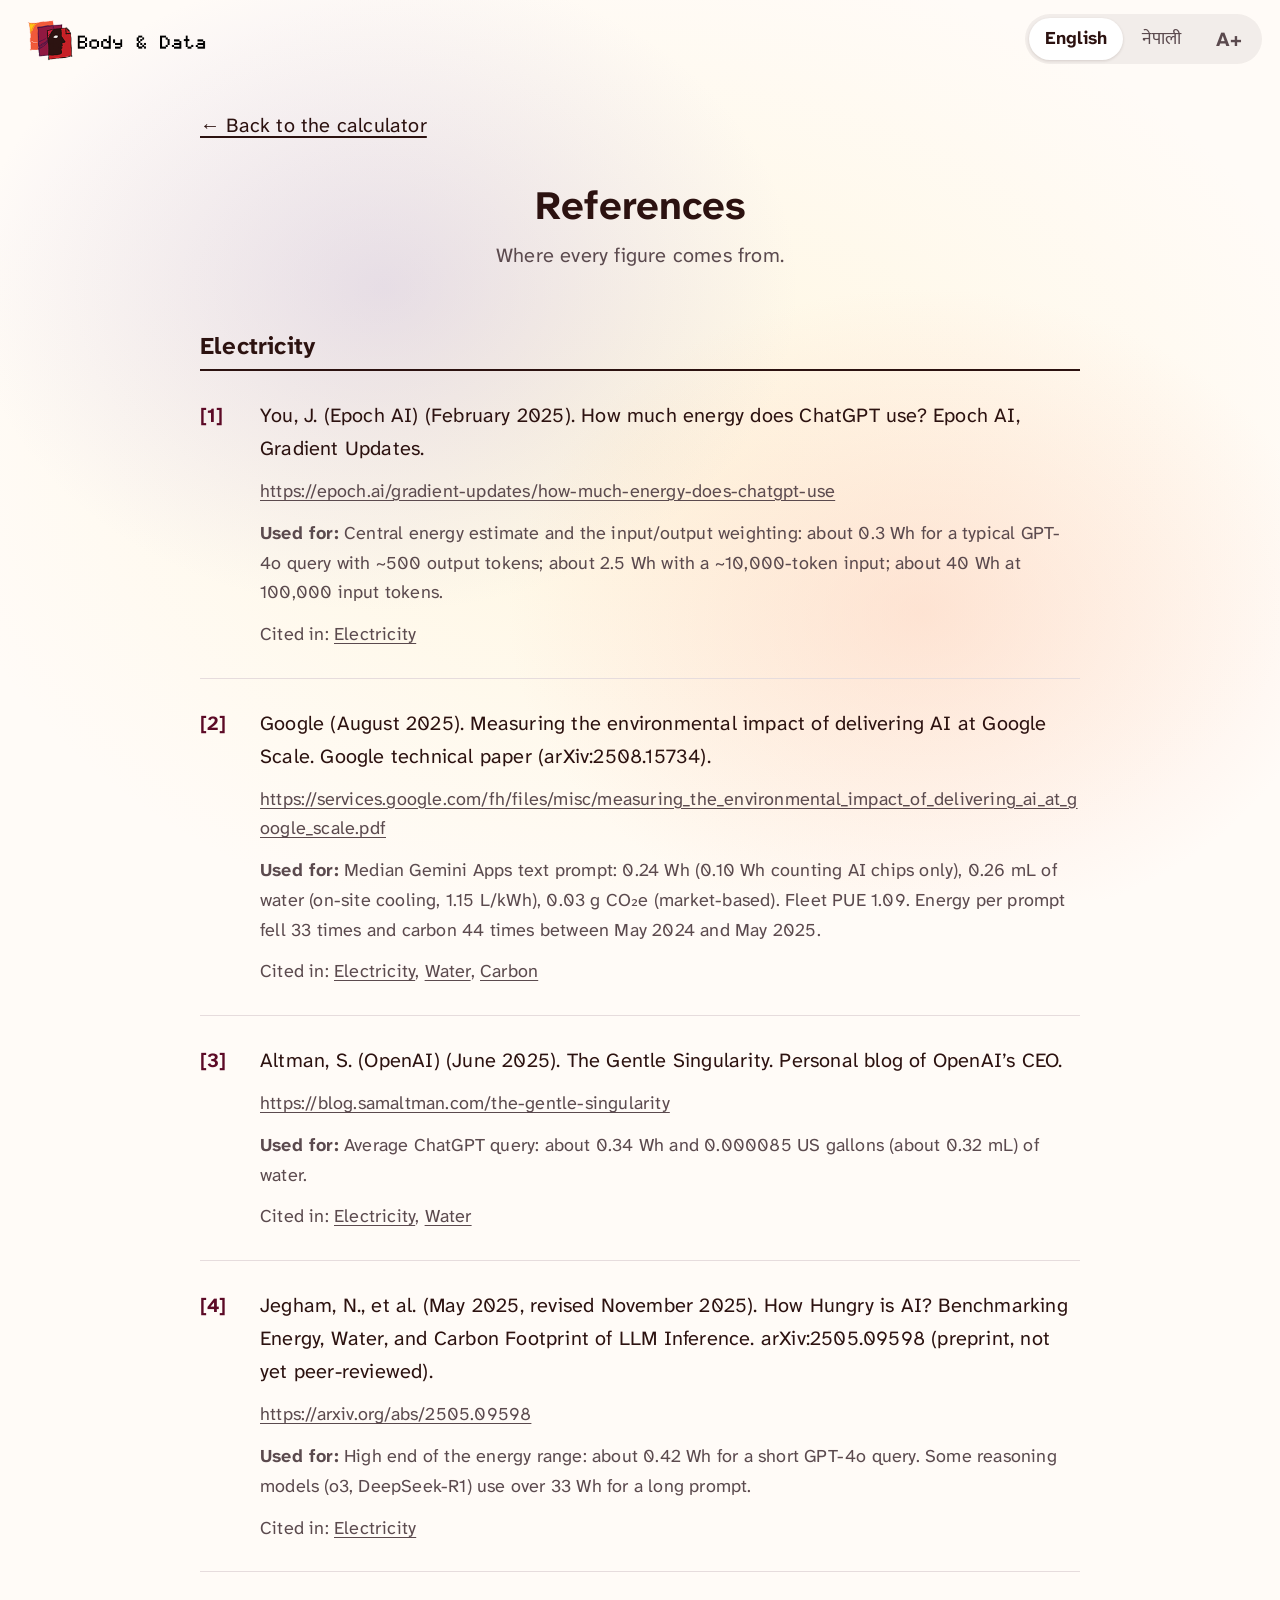
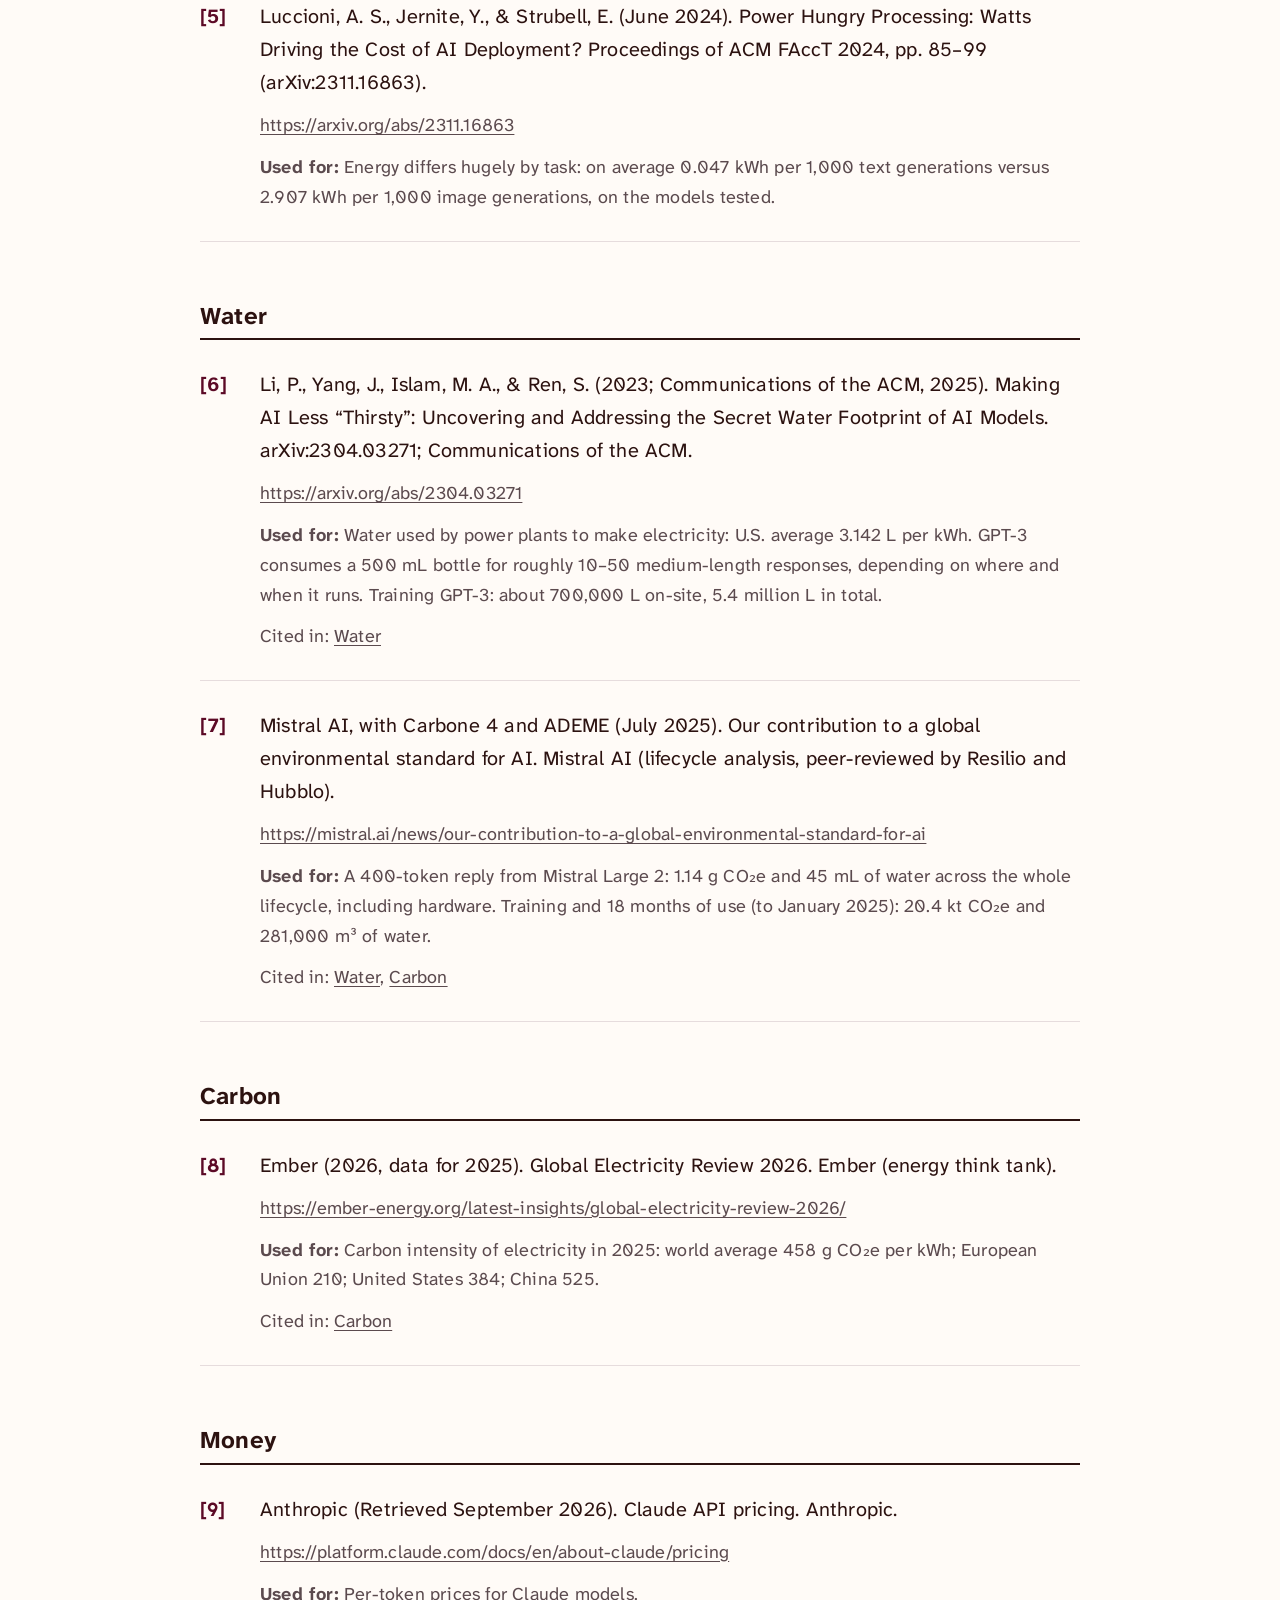
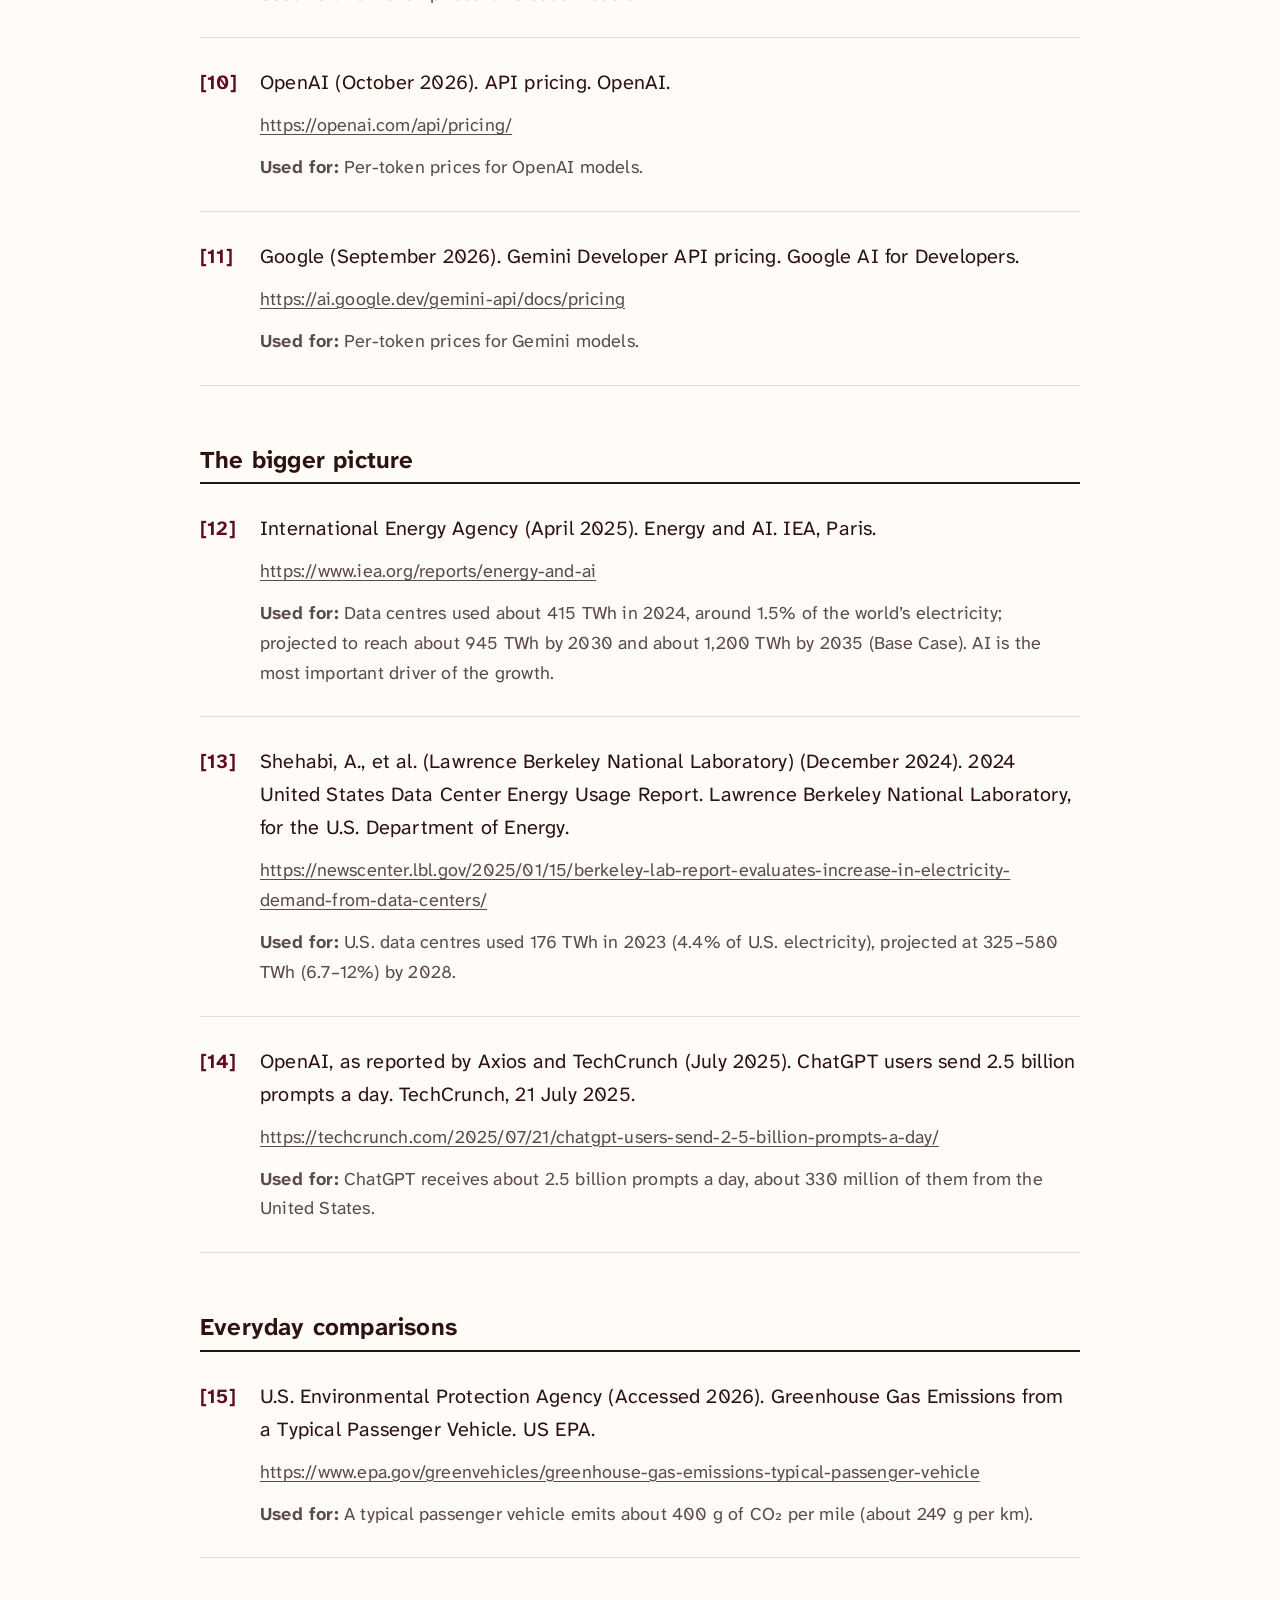
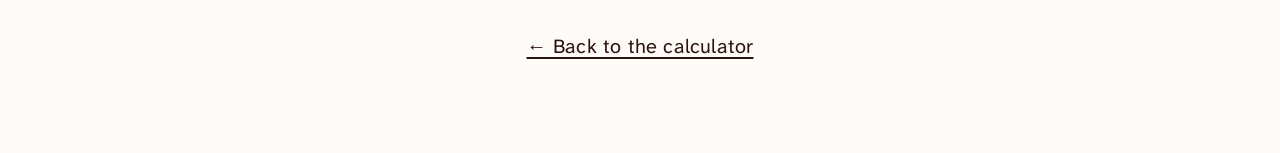
<file: references.html>
<!DOCTYPE html>
<html lang="en">
<head>
  <meta charset="UTF-8">
  <meta name="viewport" content="width=device-width, initial-scale=1">
  <meta name="description" content="AI Cost Calculator: every source behind the numbers.">
  <title data-i18n-title="title.references">References · AI Cost Calculator</title>
  <link rel="icon" href="favicon.svg" type="image/svg+xml">
  <link rel="preload" href="fonts/atkinson-hyperlegible-next-latin-wght-normal.woff2" as="font" type="font/woff2" crossorigin>
  <link rel="stylesheet" href="style.css">
  <script type="module" src="js/references-page.js"></script>
</head>
<body class="references-page">
  <!-- Top bar: logo on the left; language and text size on the right -->
  <header class="topbar">
    <!-- swap the placeholder for the real image later -->
    <img class="logo" src="b&dlogo.png" alt="" aria-hidden="true">
    <div class="topbar-right">
      <div class="page-controls">
        <div class="lang-switch" role="group" aria-label="Language" data-i18n-attr="aria-label:controls.language">
          <button type="button" data-set-lang="en" lang="en" aria-pressed="true">English</button>
          <button type="button" data-set-lang="ne" lang="ne" aria-pressed="false">नेपाली</button>
        </div>
        <button type="button" class="text-size" data-text-size-toggle aria-pressed="false" aria-label="Larger text" data-i18n-attr="aria-label:controls.textSize"><span aria-hidden="true">A+</span></button>
      </div>
    </div>
  </header>

  <main id="main" class="references">
    <div class="section-inner reader">
      <p class="back-link"><a href="index.html" data-back data-i18n="backToExhibit">← Back to the calculator</a></p>
      <h1 id="references-heading" data-i18n="references">References</h1>
      <p class="references-intro" data-i18n="referencesIntro">Where every figure comes from.</p>
      <div id="reference-list"></div>
      <p class="back-link back-link--end"><a href="index.html" data-back data-i18n="backToExhibit">← Back to the calculator</a></p>
    </div>
  </main>

  <!-- Kiosk: idle reset -->
  <div id="idle-overlay" class="idle-overlay" hidden>
    <div class="idle-dialog" role="alertdialog" aria-modal="true" aria-labelledby="idle-title" aria-describedby="idle-desc">
      <h2 id="idle-title" data-i18n="stillThere">Still there?</h2>
      <p id="idle-desc"></p>
      <button type="button" id="idle-continue" class="button-primary" data-i18n="stillHere">I’m still here</button>
    </div>
  </div>
</body>
</html>
</file>
<file: style.css>
/* =====================================================================
   AI Cost Calculator
   Ask an AI a question, then see the electricity, water and carbon
   behind it. One humanist face (Atkinson Hyperlegible Next), its mono
   for tokens and sums, Mukta for Nepali.
   Low vision: 20px text at the smallest, strong contrast, a larger-text
   switch (A+), a thick focus ring.
   Sections: fonts · tokens · base · top bar · title · question ·
   answer · cost card · receipt · estimates · disclaimer · closing band ·
   references page · kiosk overlay · small screens · more contrast ·
   reduced motion
   ===================================================================== */

/* ---------- Fonts (self-hosted, SIL Open Font License) ---------- */
@font-face {
  font-family: 'Exhibit Text';
  src: url(fonts/atkinson-hyperlegible-next-latin-wght-normal.woff2) format('woff2-variations');
  font-weight: 200 800;
  font-style: normal;
  font-display: swap;
}
@font-face {
  font-family: 'Exhibit Text';
  src: url(fonts/atkinson-hyperlegible-next-latin-wght-italic.woff2) format('woff2-variations');
  font-weight: 200 800;
  font-style: italic;
  font-display: swap;
}
@font-face {
  font-family: 'Exhibit Mono';
  src: url(fonts/atkinson-hyperlegible-mono-latin-wght-normal.woff2) format('woff2-variations');
  font-weight: 200 800;
  font-display: swap;
}
/* Nepali: Mukta, a humanist Devanagari face, next in every font stack */
@font-face {
  font-family: 'Exhibit Deva';
  src: url(fonts/mukta-devanagari-400-normal.woff2) format('woff2');
  font-weight: 100 500;
  font-display: swap;
  unicode-range: U+0900-097F, U+1CD0-1CF9, U+200C-200D, U+20A8, U+20B9, U+25CC, U+A830-A839, U+A8E0-A8FF;
}
@font-face {
  font-family: 'Exhibit Deva';
  src: url(fonts/mukta-devanagari-600-normal.woff2) format('woff2');
  font-weight: 600;
  font-display: swap;
  unicode-range: U+0900-097F, U+1CD0-1CF9, U+200C-200D, U+20A8, U+20B9, U+25CC, U+A830-A839, U+A8E0-A8FF;
}
@font-face {
  font-family: 'Exhibit Deva';
  src: url(fonts/mukta-devanagari-700-normal.woff2) format('woff2');
  font-weight: 700 900;
  font-display: swap;
  unicode-range: U+0900-097F, U+1CD0-1CF9, U+200C-200D, U+20A8, U+20B9, U+25CC, U+A830-A839, U+A8E0-A8FF;
}

/* ---------- Design tokens ---------- */
:root {
  --bg: #fffbf7; /* warm paper */
  /* the page: warm paper with soft lavender, peach and butter glows */
  --page-bg:
    radial-gradient(45% 50% at 30% 32%, rgba(175, 158, 215, 0.3), transparent 72%) fixed,
    radial-gradient(45% 50% at 72% 68%, rgba(253, 201, 180, 0.45), transparent 72%) fixed,
    radial-gradient(70% 70% at 50% 50%, rgba(253, 230, 136, 0.2), transparent 80%) fixed,
    #fffbf7;
  --ink: #2c1210;
  --ink-soft: #5b4a4e; /* 8.6:1 on --bg */
  --rule: #e6dcdd;
  --hair: rgba(44, 18, 16, 0.14); /* fine outlines */
  --tint: rgba(44, 18, 16, 0.06); /* the grey of the top-bar buttons */
  --panel: #f4ece8;
  --field: #ffffff;
  --field-edge: #9e8c90;

  --plum: #5c0a26; /* text on the coloured bands; white on it 13:1 */
  --coral: #ef473a; /* the send button */
  --coral-deep: #cc3326;
  --lavender: #5e46b0; /* focus ring on the question box */

  --bill-bg: #faf6c4;

  --electricity: #b36a00;
  --water: #1c6fa8;
  --carbon: #3f7d2c;

  --pill-a: #efe6c8;
  --pill-b: #d8eadf;
  --pill-edge: #a59f8c;

  --font: 'Exhibit Text', 'Exhibit Deva', Verdana, sans-serif;
  --mono: 'Exhibit Mono', 'Exhibit Deva', 'Courier New', monospace;
  --step--1: 0.9rem;
  --step-0: 1rem;
  --step-1: 1.2rem;
  --step-2: 1.5rem;
  --step-3: 2rem;
  --step-4: 2.8rem;
  --gutter: clamp(1rem, 4vw, 3rem);
  --column: 52rem;
  --focus: #2c1210;
}

/* ---------- Base ---------- */
*,
*::before,
*::after {
  box-sizing: border-box;
}
html {
  font-size: 125%; /* 20px */
  -webkit-text-size-adjust: 100%;
  scroll-behavior: smooth;
}
@media (min-width: 1600px) {
  html { font-size: 137.5%; }
}
/* The A+ switch: everything is in rem, so the whole page grows */
html[data-text-size='large'] { font-size: 150%; }
@media (min-width: 1600px) {
  html[data-text-size='large'] { font-size: 165%; }
}
body {
  margin: 0;
  background: var(--page-bg);
  color: var(--ink);
  font-family: var(--font);
  font-size: var(--step-0);
  line-height: 1.7;
  letter-spacing: 0.01em;
}
:lang(ne) body,
body:lang(ne) {
  line-height: 1.85;
}
h1, h2, h3, h4, p, ul, ol, dl, dd, figure, blockquote {
  margin: 0;
}
h1, h2, h3 {
  font-weight: 700;
  line-height: 1.2;
  text-wrap: balance;
}
:lang(ne) h1,
:lang(ne) h2,
:lang(ne) h3 {
  line-height: 1.4;
}
a {
  color: inherit;
  text-underline-offset: 0.18em;
}
button {
  font: inherit;
  cursor: pointer;
}
:focus-visible {
  outline: 4px solid var(--focus);
  outline-offset: 3px;
}
[hidden] {
  display: none !important;
}
.visually-hidden {
  position: absolute !important;
  width: 1px;
  height: 1px;
  overflow: hidden;
  clip: rect(0 0 0 0);
  white-space: nowrap;
}
.skip-link {
  position: absolute;
  left: 1rem;
  top: -4rem;
  z-index: 50;
  padding: 0.75rem 1rem;
  background: var(--ink);
  color: var(--bg);
}
.skip-link:focus {
  top: 1rem;
}
.small {
  font-size: var(--step--1);
  color: var(--ink-soft);
}

/* ---------- Top bar: logo, new chat, language and text size ---------- */
.topbar {
  position: relative;
  z-index: 20;
  display: flex;
  flex-wrap: wrap;
  justify-content: space-between;
  align-items: center;
  gap: 0.5rem;
  padding: 0.6rem 0.9rem;
  background: var(--page-bg);
}
/* On wider screens the bar stays at the top all the way down.
   (On phones it scrolls away: there it can take two lines.) */
@media (min-width: 30rem) {
  .topbar {
    position: sticky;
    top: 0;
  }
  /* jumps (to the bill, a step) land below the bar, not under it */
  html {
    scroll-padding-top: 4.5rem;
  }
}
.logo-placeholder {
  display: grid;
  place-items: center;
  flex: none;
  width: 8rem;
  height: 2.6rem;
  border: 2px dashed var(--field-edge);
  border-radius: 10px;
  color: var(--ink-soft);
  font-size: var(--step--1);
}
.topbar-right {
  margin-left: auto;
  display: flex;
  flex-wrap: wrap; /* very large text on a phone: a second line, not off screen */
  justify-content: flex-end;
  align-items: center;
  gap: 0.5rem;
}
.pill-btn {
  display: inline-flex;
  align-items: center;
  gap: 0.4rem;
  min-height: 2.5rem;
  padding: 0.3rem 1rem;
  background: var(--tint);
  border: 0;
  border-radius: 999px;
  color: var(--ink);
  font-size: var(--step--1);
  font-weight: 600;
  white-space: nowrap;
}
.pill-btn:hover {
  background: rgba(44, 18, 16, 0.1);
}
.pill-btn svg {
  flex: none;
  width: 1.1em;
  height: 1.1em;
  fill: none;
  stroke: currentColor;
  stroke-width: 2;
  stroke-linecap: round;
}
/* "New chat" only once a chat has started */
body:has(.chat-app[data-state='start']) #new-chat {
  display: none;
}
/* Language and text size: one segmented control; the chosen one is white */
.page-controls {
  display: flex;
  align-items: center;
  gap: 0.15rem;
  padding: 0.2rem;
  background: var(--tint);
  border-radius: 999px;
}
.lang-switch {
  display: flex;
  gap: 0.15rem;
}
.lang-switch button,
.text-size {
  min-height: 2.1rem;
  min-width: 2.4rem;
  padding: 0.2rem 0.8rem;
  background: none;
  border: 0;
  border-radius: 999px;
  color: var(--ink-soft);
  font-size: var(--step--1);
}
.lang-switch button:hover,
.text-size:hover {
  color: var(--ink);
}
.lang-switch button[aria-pressed='true'],
.text-size[aria-pressed='true'] {
  background: #ffffff;
  color: var(--ink);
  font-weight: 700;
  box-shadow: 0 1px 3px rgba(44, 18, 16, 0.14);
}
.text-size {
  font-size: var(--step-0);
  font-weight: 700;
  line-height: 1;
}
/* phones: a smaller logo, tighter buttons, and "New chat" shows just its + */
@media (max-width: 30rem) {
  .topbar { padding-inline: 0.5rem; }
  .topbar-right { gap: 0.3rem; }
  .logo-placeholder { width: 3.5rem; }
  .pill-btn { padding-inline: 0.7rem; }
  .pill-btn span {
    position: absolute;
    width: 1px;
    height: 1px;
    overflow: hidden;
    clip-path: inset(50%);
  }
  .lang-switch button,
  .text-size { min-width: 2.2rem; padding-inline: 0.5rem; }
}

/* ---------- The page: one centred column ---------- */
.page {
  max-width: var(--column);
  margin: 0 auto;
  padding: 1.5rem var(--gutter) 7rem;
}

/* ---------- Title ---------- */
.masthead {
  text-align: center;
}
.masthead h1 {
  font-size: 2.4rem;
  font-weight: 700;
  letter-spacing: -0.02em;
}
.subtitle {
  margin-top: 0.6rem;
  font-size: var(--step-1);
  line-height: 1.5;
  color: var(--ink-soft);
}
/* Before the first question the title and box sit in the middle of the screen */
body:has(.chat-app[data-state='start']) .page {
  padding-top: max(1.5rem, 16vh);
}
/* the title gets out of the way once the chat has started */
body:has(.chat-app[data-state='chat']) .masthead h1 {
  font-size: var(--step-2);
}
body:has(.chat-app[data-state='chat']) .subtitle {
  display: none;
}

/* ---------- Question ---------- */
.chat-app {
  margin-top: 2.2rem;
}
/* After the first question: the answers on top, the box at the bottom */
.chat-app[data-state='chat'] {
  display: flex;
  flex-direction: column;
}
.composer {
  display: flex;
  align-items: flex-end;
  gap: 0.5rem;
  padding: 0.4rem 0.4rem 0.4rem 1.4rem;
  background: var(--field);
  border-radius: 1.6rem;
  box-shadow:
    0 0 0 1px var(--hair),
    0 2px 6px rgba(44, 18, 16, 0.04),
    0 14px 36px -14px rgba(60, 70, 140, 0.22);
}
.composer:focus-within {
  box-shadow:
    0 0 0 2px var(--lavender),
    0 2px 6px rgba(44, 18, 16, 0.04),
    0 18px 42px -14px rgba(60, 70, 140, 0.28);
}
/* In a chat the box stays at the bottom of the screen while the answers
   scroll under it, but only within the chat. */
.chat-app[data-state='chat'] .composer {
  position: sticky;
  bottom: 1rem;
  z-index: 5;
  background: transparent;
  box-shadow: none;
}
/* Around the box: the page's own colours, fading in at the top, so text
   going under it disappears. The box's white and border are drawn on top. */
.chat-app[data-state='chat'] .composer::before {
  content: '';
  position: absolute;
  top: -2.5rem;
  bottom: -1rem;
  left: -1rem;
  right: -1rem;
  z-index: -2;
  background: var(--page-bg);
  -webkit-mask-image: linear-gradient(to bottom, transparent, #000 2.5rem);
  mask-image: linear-gradient(to bottom, transparent, #000 2.5rem);
  pointer-events: none;
}
.chat-app[data-state='chat'] .composer::after {
  content: '';
  position: absolute;
  inset: 0;
  z-index: -1;
  border-radius: inherit;
  background: var(--field);
  box-shadow: 0 0 0 1px var(--hair);
  pointer-events: none;
}
.chat-app[data-state='chat'] .composer:focus-within::after {
  box-shadow: 0 0 0 2px var(--lavender);
}
.prompt-input {
  flex: 1;
  align-self: center;
  min-height: 2.6rem;
  max-height: 10rem;
  padding: 0.4rem 0;
  border: 0;
  background: transparent;
  color: var(--ink);
  font: inherit;
  font-size: var(--step-1);
  line-height: 1.4;
  resize: none;
  outline: none;
}
.prompt-input::placeholder {
  color: var(--ink-soft);
  opacity: 1;
}
.char-count {
  align-self: center;
  font-size: var(--step--1);
  color: var(--ink-soft);
}
.char-count:empty {
  display: none;
}
.icon-button {
  flex: none;
  display: grid;
  place-items: center;
  width: 2.75rem;
  height: 2.75rem;
  border: 0;
  border-radius: 50%;
}
.icon-button svg {
  width: 1.3rem;
  height: 1.3rem;
}
.send-button {
  background: var(--coral);
  color: #ffffff;
}
.send-button svg {
  fill: none;
  stroke: currentColor;
  stroke-width: 2.4;
  stroke-linecap: round;
  stroke-linejoin: round;
}
.send-button:hover {
  background: var(--coral-deep);
}
/* grey until there is something to send */
.composer:has(.prompt-input:placeholder-shown) .send-button {
  background: transparent;
  color: var(--ink-soft);
}
.send-button:disabled {
  background: var(--panel);
  color: var(--ink-soft);
  cursor: not-allowed;
}
.stop-button {
  background: var(--ink);
  color: var(--bg);
}
.stop-button svg {
  fill: currentColor;
}

/* Sample prompts: pills under the box; a choice fills the box */
.templates {
  margin-top: 1rem;
}
.chat-app[data-state='chat'] .templates {
  display: none;
}
.template-list {
  display: flex;
  flex-wrap: wrap;
  justify-content: center;
  gap: 0.5rem;
  margin: 0.4rem 0 0;
  padding: 0;
  list-style: none;
}
.preset-btn {
  display: block;
  min-height: 2.5rem;
  padding: 0.5rem 1.1rem;
  background: rgba(255, 255, 255, 0.72);
  border: 0;
  border-radius: 999px;
  box-shadow: 0 0 0 1px var(--hair);
  color: var(--ink);
  font-size: var(--step--1);
  text-align: center;
}
.preset-btn:hover {
  background: #ffffff;
  box-shadow: 0 0 0 1px var(--lavender);
}
.preset-text {
  display: block;
  max-width: min(22rem, 100vw - 6rem);
  white-space: nowrap;
  overflow: hidden;
  text-overflow: ellipsis;
}
.preset-kind {
  display: none;
}

.chat-notice {
  margin-top: 1rem;
  text-align: center;
  font-weight: 600;
}

/* ---------- Answer ---------- */
.answer-panel {
  order: -2;
  width: 100%;
  max-width: 44rem;
  align-self: center;
  margin-top: 2rem;
}
/* no empty answer area before the first question */
.chat-app[data-state='start'] .answer-panel {
  display: none;
}
.message-list {
  display: flex;
  flex-direction: column;
  gap: 2rem;
  min-height: 5rem;
}
.message {
  scroll-margin-bottom: 7rem; /* never hidden behind the question box */
}
.message--visitor {
  align-self: flex-end;
  max-width: 80%;
  padding: 0.6rem 1rem;
  background: rgba(175, 158, 215, 0.25);
  border-radius: 1.2rem 0.3rem 1.2rem 1.2rem;
  white-space: pre-wrap;
  overflow-wrap: anywhere;
}
.message--ai {
  position: relative;
  align-self: stretch;
  padding-left: 2.6rem;
}
/* a small plum circle with a speech bubble beside each answer */
.message--ai::before {
  content: '';
  position: absolute;
  top: 0.1rem;
  left: 0;
  width: 1.7rem;
  height: 1.7rem;
  border-radius: 50%;
  background: var(--plum) url("data:image/svg+xml,%3Csvg xmlns='http://www.w3.org/2000/svg' viewBox='0 0 24 24' fill='none' stroke='%23fde688' stroke-width='2' stroke-linecap='round' stroke-linejoin='round'%3E%3Cpath d='M21 15a2 2 0 0 1-2 2H7l-4 4V5a2 2 0 0 1 2-2h14a2 2 0 0 1 2 2z'/%3E%3C/svg%3E") center / 0.9rem no-repeat;
}
.answer-from,
.thinking,
.stopped-note {
  font-size: var(--step--1);
  color: var(--ink-soft);
}
/* the model's name, quietly, beside the plum circle */
.answer-from {
  min-height: 1.7rem;
  margin-bottom: 0.3rem;
  line-height: 1.9rem;
}
.answer-body > * + * {
  margin-top: 1em;
}
.answer-body h3,
.answer-body h4,
.answer-body h5 {
  font-size: var(--step-1);
  margin-top: 1em;
}
.answer-body ul,
.answer-body ol {
  padding-left: 1.4em;
}
.answer-body em {
  font-style: normal;
  font-weight: 600;
}
.answer-body code,
.answer-body pre {
  font-family: var(--mono);
  font-size: 0.9em;
  background: var(--field);
}
.answer-body pre {
  overflow-x: auto;
  padding: 0.75rem 1rem;
}
.answer-body blockquote {
  padding-left: 1rem;
  border-left: 3px solid var(--rule);
}
.answer-body hr {
  border: 0;
  border-top: 1px solid var(--rule);
}
.is-streaming .answer-body > :last-child::after {
  content: '';
  display: inline-block;
  width: 0.45em;
  height: 1em;
  margin-left: 0.15em;
  vertical-align: -0.12em;
  background: var(--ink);
}
.meter-line {
  display: flex;
  gap: 0.75rem;
  margin-top: 1rem;
  font-size: var(--step--1);
  color: var(--ink-soft);
}
.meter-line strong {
  color: var(--ink);
}


/* ---------- The card under the answer: a small receipt, the way in ---------- */
.cost-card {
  order: -1;
  width: 100%;
  max-width: 44rem;
  align-self: center;
  display: grid;
  grid-template-columns: minmax(0, 0.9fr) minmax(0, 1fr);
  gap: 2rem;
  align-items: center;
  margin-top: 2.5rem;
  padding: 2rem;
  background: linear-gradient(135deg, var(--plum), #8a1c34);
  color: #ffffff;
  border-radius: 14px;
}
.chat-app[data-state='chat'] .cost-card {
  margin-bottom: 2rem;
}
/* only once there is an answer (the button is shown then) */
.cost-card:has(#see-cost[hidden]) {
  display: none;
}
.mini-receipt {
  padding: 1.1rem 1.25rem 1.4rem;
  background: #fffefa;
  color: #1b1f1d;
  font-family: var(--mono);
  font-size: 0.9rem;
  transform: rotate(-2deg);
  box-shadow: 0 10px 20px rgba(0, 0, 0, 0.25);
}
.mini-title {
  padding-bottom: 0.5rem;
  margin-bottom: 0.5rem;
  border-bottom: 1.5px dashed #6b6b62;
  font-weight: 700;
  text-align: center;
  text-transform: uppercase;
  letter-spacing: 0.06em;
}
.mini-line {
  display: flex;
  justify-content: space-between;
  gap: 1rem;
  padding: 0.15rem 0;
}
.mini-line strong {
  white-space: nowrap;
}
.cost-card-text > * + * {
  margin-top: 1rem;
}
.cost-card-text h2 {
  font-size: var(--step-3);
  line-height: 1.15;
}
.card-button {
  display: inline-flex;
  align-items: center;
  gap: 0.75rem;
  min-height: 3rem;
  padding: 0.6rem 1.5rem;
  background: #f7e07b;
  color: var(--plum);
  border: 0;
  border-radius: 999px;
  font-weight: 700;
}
.card-button::after {
  content: '→';
}
.card-button[aria-expanded='true']::after {
  content: '↓';
}
.card-button:hover {
  background: #fbeba5;
}

/* ---------- The receipt band: words on the left, the receipt on the right ---------- */
.cost-content {
  margin-top: 3rem;
}
.bill {
  display: grid;
  grid-template-columns: minmax(0, 1fr) minmax(0, 1fr);
  gap: 3rem;
  align-items: center;
  justify-content: center;
  margin: 0 calc(50% - 50vw);
  padding: 4rem max(var(--gutter), calc(50vw - 34rem));
  background: #e9cba0;
  overflow-x: clip; /* the tilted receipt never makes the page scroll sideways */
}
.bill-text > * + * {
  margin-top: 1rem;
}
.kicker {
  display: flex;
  align-items: center;
  gap: 0.6rem;
  color: var(--plum);
  font-size: var(--step--1);
  font-weight: 700;
  letter-spacing: 0.1em;
  text-transform: uppercase;
}
.kicker::before {
  content: '';
  width: 1.4rem;
  height: 3px;
  background: var(--coral-deep);
}
.bill-actions {
  display: flex;
  flex-direction: column;
  align-items: flex-start;
  gap: 0.75rem;
  padding-top: 0.75rem;
}
.bill-text h2 {
  color: var(--plum);
  font-size: var(--step-4);
  line-height: 1.05;
  text-transform: uppercase;
}

/* The receipt hangs from a printer slot; the shadow follows the torn edge */
.receipt-slot {
  width: 100%;
  max-width: 26rem;
  margin: 0.5rem 0 1rem;
  transform: rotate(-0.6deg);
  filter: drop-shadow(0 12px 16px rgba(0, 0, 0, 0.18)) drop-shadow(0 1px 2px rgba(0, 0, 0, 0.2));
}
.receipt-slot::before {
  content: '';
  display: block;
  height: 10px;
  margin: 0 -1rem;
  background: #2b2a26;
  border-radius: 3px;
}
.thermal-receipt {
  --zigzag: 14px;
  --ink: #1b1f1d;
  --ink-soft: #4f564f;
  --electricity: #8a5a00;
  --water: #1d5d70;
  --carbon: #3d6b2c;
  position: relative;
  padding: 1.75rem 1.6rem calc(2.25rem + var(--zigzag));
  background: #fffefa;
  color: var(--ink);
  font-family: var(--mono);
  font-size: 0.95rem;
  line-height: 1.5;
  text-align: left;
  -webkit-mask:
    linear-gradient(#000 0 0) top / 100% calc(100% - var(--zigzag)) no-repeat,
    conic-gradient(from -45deg at bottom, #0000, #000 1deg 89deg, #0000 90deg) bottom / var(--zigzag) var(--zigzag) repeat-x;
  mask:
    linear-gradient(#000 0 0) top / 100% calc(100% - var(--zigzag)) no-repeat,
    conic-gradient(from -45deg at bottom, #0000, #000 1deg 89deg, #0000 90deg) bottom / var(--zigzag) var(--zigzag) repeat-x;
}
/* Printing: the paper feeds out in steps, like a thermal printer */
.thermal-receipt.is-printing {
  animation: print-feed 1.3s steps(26, end) both;
}
@keyframes print-feed {
  from { clip-path: inset(0 0 100% 0); }
  to { clip-path: inset(0 0 0 0); }
}
.receipt-header {
  text-align: center;
}
.receipt-header h3 {
  font-size: 1.05rem;
  font-weight: 700;
  letter-spacing: 0.14em;
  text-transform: uppercase;
}
.receipt-header p {
  font-size: 0.85rem;
  color: var(--ink-soft);
}
.receipt-question {
  margin-top: 0.4rem;
  font-style: italic;
}
.receipt-divider {
  border: 0;
  border-top: 1.5px dashed var(--ink-soft);
  margin: 0.9rem 0;
}
.receipt-line {
  display: grid;
  grid-template-columns: 1fr auto;
  gap: 0 1rem;
  padding: 0.3rem 0;
  font-size: 1.1rem;
}
.receipt-line > strong {
  text-align: right;
  font-weight: 700;
  white-space: nowrap;
}
.receipt-line .receipt-sub {
  grid-column: 1 / -1;
  margin-left: 1.05rem;
  font-size: 0.8rem;
  color: var(--ink-soft);
}
.receipt-resource {
  display: inline-flex;
  align-items: center;
  gap: 0.45rem;
}
.receipt-resource::before {
  content: '';
  width: 0.6rem;
  height: 0.6rem;
  background: var(--resource, var(--ink));
}
[data-resource='electricity'] { --resource: var(--electricity); }
[data-resource='water'] { --resource: var(--water); }
[data-resource='carbon'] { --resource: var(--carbon); }
.receipt-footer {
  text-align: center;
  font-size: 0.8rem;
  color: var(--ink-soft);
}

/* ---------- How do we estimate this? Four full-width colour bands ---------- */
.estimate {
  margin-top: 4.5rem;
}
.estimate-head {
  margin: 0 calc(50% - 50vw) 2.5rem;
  padding: 0 max(var(--gutter), calc(50vw - 34rem));
}
.estimate-head > * + * {
  margin-top: 0.8rem;
}
.estimate-head h2 {
  color: var(--plum);
  font-size: var(--step-4);
  line-height: 1.05;
  text-transform: uppercase;
}
.estimate-head > p:last-child {
  max-width: 40rem;
  font-size: var(--step-1);
  color: var(--ink-soft);
}
.est-block {
  margin: 0 calc(50% - 50vw);
  padding: 0 max(var(--gutter), calc(50vw - 34rem));
  color: var(--plum);
}
.est-block:nth-of-type(1) { background: #b39ddb; }
.est-block:nth-of-type(2) { background: #fbe38a; }
.est-block:nth-of-type(3) { background: #7cc0f5; }
.est-block:nth-of-type(4) { background: #93c8a8; }
/* The bar: number, title, the visitor's result, and the arrow box */
.est-block > .bar {
  display: flex;
  align-items: center;
  gap: 1.5rem;
  width: 100%;
  min-height: 6.5rem;
  padding: 1rem 0;
  font-size: 1.5rem;
  font-weight: 800;
  text-transform: uppercase;
  cursor: pointer;
  list-style: none;
}
.est-block > .bar::-webkit-details-marker {
  display: none;
}
:lang(ne) .est-block > .bar {
  text-transform: none;
}
.est-block > .bar > span:nth-child(2) {
  flex: 1;
  min-width: 0;
}
.step-num {
  flex: none;
  display: grid;
  place-items: center;
  width: 2.6rem;
  height: 2.2rem;
  border: 2px solid currentColor;
  font-family: var(--mono);
  font-size: 0.85rem;
  font-weight: 700;
}
.step-value {
  margin-left: auto;
  font-family: var(--mono);
  font-size: 1.1rem;
  font-weight: 700;
  white-space: nowrap;
  text-transform: none; /* exact units: mWh is not MWh */
}
/* the arrow in a white box; it lifts with a shadow on hover and when open */
.est-block > .bar::after {
  content: '';
  flex: none;
  width: 3rem;
  height: 3rem;
  border: 2px solid var(--plum);
  background: #ffffff url("data:image/svg+xml,%3Csvg xmlns='http://www.w3.org/2000/svg' viewBox='0 0 24 24' fill='none' stroke='%235c0a26' stroke-width='2.5' stroke-linecap='round' stroke-linejoin='round'%3E%3Cpath d='m6 9 6 6 6-6'/%3E%3C/svg%3E") center / 1.3rem no-repeat;
  transition: transform 0.22s cubic-bezier(0.34, 1.4, 0.64, 1), box-shadow 0.22s ease;
}
.est-block[open] > .bar::after {
  background-image: url("data:image/svg+xml,%3Csvg xmlns='http://www.w3.org/2000/svg' viewBox='0 0 24 24' fill='none' stroke='%235c0a26' stroke-width='2.5' stroke-linecap='round' stroke-linejoin='round'%3E%3Cpath d='m6 15 6-6 6 6'/%3E%3C/svg%3E");
}
.est-block[open] > .bar::after,
.est-block > .bar:hover::after,
.est-block > .bar:focus-visible::after {
  transform: translate(-3px, -3px);
  box-shadow: 4px 4px 0 var(--plum);
}

/* An opened step: the words on the left, the visitor's numbers on the right */
.est-body {
  display: grid;
  grid-template-columns: minmax(0, 1.2fr) minmax(0, 1fr);
  gap: 2.5rem;
  align-items: start;
  padding: 0.5rem 0 3rem;
  color: var(--ink);
}
.est-text > * + * {
  margin-top: 1.3rem;
}
.est-text .source {
  padding: 0.9rem 1.1rem;
  background: #fff6d8;
  border-radius: 4px;
}
.your-numbers {
  padding: 1.25rem 1.4rem;
  background: #ffffff;
  border-radius: 6px;
}
.your-numbers > * + * {
  margin-top: 0.8rem;
}
.working-label {
  font-size: var(--step--1);
  font-weight: 700;
  letter-spacing: 0.08em;
  text-transform: uppercase;
}
.calc {
  font-family: var(--mono);
  font-size: var(--step--1);
  font-variant-numeric: tabular-nums;
}
.calc-line {
  display: grid;
  grid-template-columns: minmax(0, 1fr) auto;
  column-gap: 1.5rem;
  align-items: baseline;
  padding: 0.2rem 0;
}
.calc-value {
  text-align: right;
  white-space: nowrap;
}
.calc-total {
  margin-top: 0.6rem;
  padding-top: 0.6rem;
  border-top: 1px solid var(--ink);
  font-weight: 700;
}
.est-range {
  font-size: var(--step--1);
  color: var(--ink-soft);
}
.est-compare {
  padding: 0.7rem 0.9rem;
  background: var(--panel);
  border-radius: 4px;
}
.source {
  font-size: var(--step--1);
  color: var(--ink-soft);
  line-height: 1.75;
}
.source strong {
  color: var(--ink);
}
.cite {
  font-size: 0.75em;
  vertical-align: 0.4em;
  line-height: 0;
  white-space: nowrap;
}
.cite a {
  display: inline-block;
  padding: 0.3em 0.1em;
}

/* The tokens step */
.token-body {
  gap: 3rem;
}
.token-body .est-text > * + * {
  margin-top: 1.1rem;
}
.token-examples {
  display: grid;
  gap: 0.9rem;
}
.token-sample {
  font-family: var(--mono);
  font-size: var(--step-1);
}
.token-count {
  margin-left: 0.5rem;
  color: var(--ink-soft);
}
.note-box {
  padding: 0.9rem 1.1rem;
  background: rgba(255, 255, 255, 0.5);
  font-size: var(--step--1);
}
.token-cards {
  display: grid;
  gap: 1.25rem;
}
.token-card {
  min-width: 0;
  padding: 1.1rem 1.25rem;
  background: #ffffff;
}
.token-card-title {
  display: flex;
  justify-content: space-between;
  gap: 1rem;
  margin-bottom: 0.4rem;
  font-size: var(--step--1);
  font-weight: 600;
  letter-spacing: 0.06em;
  text-transform: uppercase;
}
.token-card-title strong {
  font-family: var(--mono);
  white-space: nowrap;
}
.token-display-box {
  max-height: 14rem;
  overflow-y: auto;
  margin-top: 1rem;
  font-family: var(--mono);
  font-size: 0.9rem;
  line-height: 1.9;
}
.token-group + .token-group {
  margin-top: 1.5rem;
  padding-top: 1.25rem;
  border-top: 1px solid var(--rule);
}
.token-group-label {
  display: block;
  font-family: var(--font);
  font-size: var(--step--1);
  color: var(--ink-soft);
  margin-bottom: 0.4rem;
}
.token-group--note .token-pill {
  color: var(--ink-soft);
}
/* Each token is a small printed unit. Inline, with no padding, so letters
   split across two tokens (Nepali vowel signs) still join up on screen. */
.token-pill {
  background: var(--pill-a);
  box-shadow: inset 0 -2px 0 var(--pill-edge), inset -2px 0 0 var(--bg);
  white-space: pre-wrap;
  -webkit-box-decoration-break: clone;
  box-decoration-break: clone;
}
.token-pill:nth-of-type(even) {
  background: var(--pill-b);
}
.token-space {
  color: var(--pill-edge);
}

/* ---------- Disclaimer ---------- */
.disclaimer {
  max-width: 40rem;
  margin: 5rem auto 0;
  font-style: italic;
  text-align: center;
}
.disclaimer h2 {
  font-size: var(--step-2);
}
.disclaimer p {
  margin-top: 1rem;
  line-height: 1.75;
}
:lang(ne) .disclaimer {
  font-style: normal;
}

/* ---------- The closing band ---------- */
.closing-band {
  margin: 4rem calc(50% - 50vw) -7rem;
  padding: 5rem max(var(--gutter), calc(50vw - 30rem)) 6rem;
  background: #fbc8b2;
  color: var(--plum);
  text-align: center;
}
.closing-band h2 {
  font-size: var(--step-4);
  line-height: 1.1;
  text-transform: uppercase;
}
.closing-band > p {
  max-width: 34rem;
  margin: 1.5rem auto 0;
  font-size: var(--step-1);
}
.end-actions {
  display: flex;
  flex-wrap: wrap;
  justify-content: center;
  gap: 1.25rem;
  margin-top: 2rem;
}
/* Square band buttons: coral, or a plum outline; with a small icon */
.band-btn {
  display: inline-flex;
  align-items: center;
  gap: 0.6rem;
  min-height: 3.2rem;
  padding: 0.6rem 1.6rem;
  border: 2px solid var(--plum);
  border-radius: 0;
  background: transparent;
  color: var(--plum);
  font-weight: 700;
  letter-spacing: 0.08em;
  text-transform: uppercase;
  text-decoration: none;
}
.band-btn svg {
  flex: none;
  width: 1.1em;
  height: 1.1em;
  fill: none;
  stroke: currentColor;
  stroke-width: 2.2;
  stroke-linecap: round;
  stroke-linejoin: round;
}
.band-btn--outline:hover {
  background: rgba(255, 255, 255, 0.4);
}
.band-btn--coral {
  /* white text 4.6:1 */
  background: #e0392c;
  border-color: #e0392c;
  color: #ffffff;
}
.band-btn--coral:hover {
  background: var(--coral-deep);
  border-color: var(--coral-deep);
}
.button-text {
  margin-top: 1.5rem;
  min-height: 2.75rem;
  background: none;
  border: 0;
  color: var(--plum);
  text-decoration: underline;
  text-underline-offset: 0.2em;
}

/* Buttons elsewhere (the "Still there?" dialog) */
.button-primary {
  min-height: 3rem;
  padding: 0.6rem 1.5rem;
  border-radius: 6px;
  font-weight: 600;
}
.button-primary {
  background: var(--plum);
  color: #ffffff;
  border: 0;
}
.button-primary:hover {
  background: #44071c;
}

/* Spaced capitals suit English only: Devanagari letters must stay joined */
:lang(ne) .receipt-header h3,
:lang(ne) .kicker,
:lang(ne) .bill-text h2,
:lang(ne) .estimate-head h2,
:lang(ne) .token-card-title,
:lang(ne) .band-btn {
  letter-spacing: 0;
}
:lang(ne) .closing-band h2,
:lang(ne) .band-btn {
  text-transform: none;
}

/* ---------- References page ---------- */
main.references {
  padding: 1rem var(--gutter) 4rem;
}
.references .reader {
  max-width: 44rem;
  margin: 0 auto;
}
.references h1 {
  margin-top: 1.5rem;
  font-size: var(--step-3);
  text-align: center;
}
.references-intro {
  margin-top: 0.4rem;
  text-align: center;
  color: var(--ink-soft);
}
.back-link a {
  display: inline-flex;
  align-items: center;
  min-height: 2.75rem;
}
.back-link--end {
  margin-top: 3rem;
  text-align: center;
}
.reference-group {
  margin-top: 3rem;
}
.reference-group h2 {
  font-size: var(--step-1);
  padding-bottom: 0.4rem;
  border-bottom: 2px solid var(--ink);
}
.reference-list {
  list-style: none;
  padding: 0;
}
.reference {
  display: grid;
  grid-template-columns: 2.5rem 1fr;
  gap: 0 0.5rem;
  padding: 1.4rem 0;
  border-bottom: 1px solid var(--rule);
  scroll-margin-top: 4rem;
  line-height: 1.65;
}
.reference:target,
.reference:focus {
  background: var(--bill-bg);
}
.reference-number {
  font-weight: 700;
  color: var(--plum);
}
.reference-used,
.reference-backlinks,
.reference-url {
  margin-top: 0.6rem;
  font-size: var(--step--1);
  color: var(--ink-soft);
}
.reference-url {
  display: inline-block;
  overflow-wrap: anywhere;
}

/* ---------- Kiosk: "Still there?" ---------- */
.idle-overlay {
  position: fixed;
  inset: 0;
  z-index: 100;
  display: grid;
  place-items: center;
  padding: var(--gutter);
  background: rgba(29, 29, 27, 0.6);
}
.idle-dialog {
  max-width: 30rem;
  padding: 2.25rem;
  background: var(--bg);
  border-radius: 1.2rem;
  text-align: center;
}
.idle-dialog h2 {
  font-size: var(--step-3);
}
.idle-dialog p {
  margin: 0.75rem 0 1.5rem;
  font-size: var(--step-1);
}

/* ---------- Small screens ---------- */
@media (max-width: 700px) {
  :root {
    --step-3: 1.6rem;
    --step-4: 2.1rem;
  }
  .lang-switch button,
  .text-size {
    padding-inline: 0.5rem;
  }
  .cost-card {
    grid-template-columns: 1fr;
    padding: 1.5rem;
  }
  .bill {
    grid-template-columns: 1fr;
    padding-block: 2.5rem;
  }
  .thermal-receipt {
    padding-inline: 1.1rem;
    font-size: 0.85rem;
  }
  .est-block > .bar {
    flex-wrap: wrap;
    gap: 0.9rem;
    font-size: 1.15rem;
  }
  .step-value {
    order: 3;
    flex-basis: 100%;
    margin-left: 3.4rem;
  }
  .est-body {
    grid-template-columns: 1fr;
  }
}

/* ---------- More contrast, when the visitor's system asks ---------- */
@media (prefers-contrast: more) {
  :root {
    --bg: #ffffff;
    --page-bg: #ffffff;
    --hair: #555555;
    --tint: #eeeeee;
    --ink: #000000;
    --ink-soft: #000000;
    --panel: #f0f0f0;
    --rule: #555555;
  }
}

/* ---------- Reduced motion ---------- */
@media (prefers-reduced-motion: reduce) {
  html {
    scroll-behavior: auto;
  }
  .thermal-receipt.is-printing {
    animation: none;
  }
}
.logo{
  width: 200px;  /* Changes the width to 300 pixels */
  height: auto; 
}
</file>
